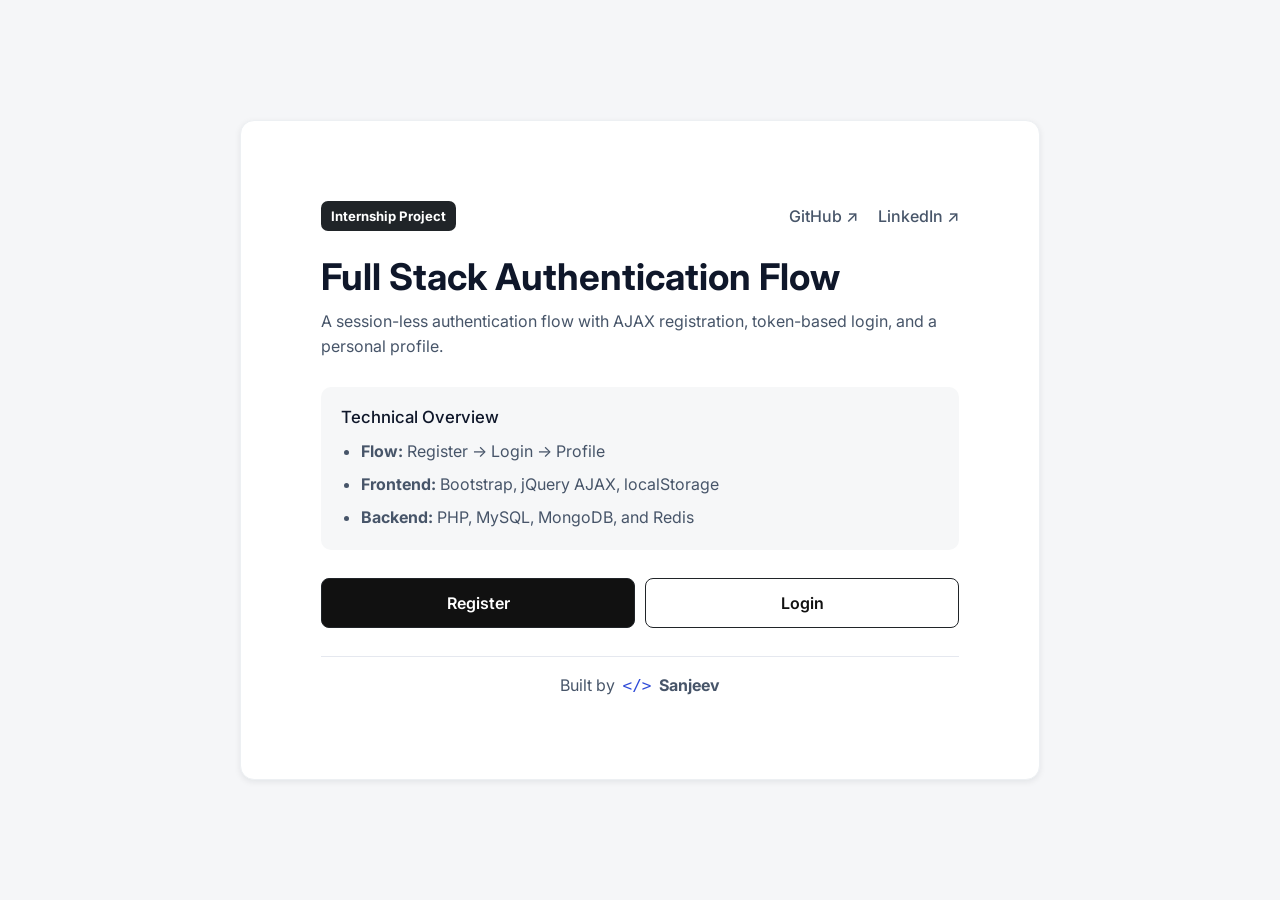
<file: index.html>
<!DOCTYPE html>
<html lang="en">
<head>
    <meta charset="UTF-8">
    <meta name="viewport" content="width=device-width, initial-scale=1.0">
    <title>Internship Project</title>

    <link
        href="https://cdn.jsdelivr.net/npm/bootstrap@5.3.3/dist/css/bootstrap.min.css"
        rel="stylesheet"
    >
    <link rel="preconnect" href="https://fonts.googleapis.com">
    <link rel="preconnect" href="https://fonts.gstatic.com" crossorigin>
    <link
        href="https://fonts.googleapis.com/css2?family=Inter:wght@400;500;600;700;800&display=swap"
        rel="stylesheet"
    >
    <link rel="stylesheet" href="css/style.css">
</head>
<body class="landing-body">
    <main class="landing-card">
        <div class="landing-top">
            <span class="landing-badge">Internship Project</span>

            <nav class="landing-socials" aria-label="Social profiles">
                <a href="https://github.com/SanjeevSB78"
                   target="_blank" rel="noopener noreferrer">GitHub ↗</a>
                <a href="https://www.linkedin.com/in/sanjeev-sb-b49b4831a/"
                   target="_blank" rel="noopener noreferrer">LinkedIn ↗</a>
            </nav>
        </div>

        <h1>Full Stack Authentication Flow</h1>
        <p class="landing-intro">
            A session-less authentication flow with AJAX registration,
            token-based login, and a personal profile.
        </p>

        <section class="technical-overview">
            <h2>Technical Overview</h2>
            <ul>
                <li><strong>Flow:</strong> Register → Login → Profile</li>
                <li><strong>Frontend:</strong> Bootstrap, jQuery AJAX, localStorage</li>
                <li><strong>Backend:</strong> PHP, MySQL, MongoDB, and Redis</li>
            </ul>
        </section>

        <div class="landing-actions">
            <a class="landing-button landing-button-primary" href="register.html">
                Register
            </a>
            <a class="landing-button landing-button-secondary" href="login.html">
                Login
            </a>
        </div>

        <footer class="landing-credit">
            Built by <span class="code-mark">&lt;/&gt;</span>
            <strong>Sanjeev</strong>
        </footer>
    </main>
</body>
</html>
</file>
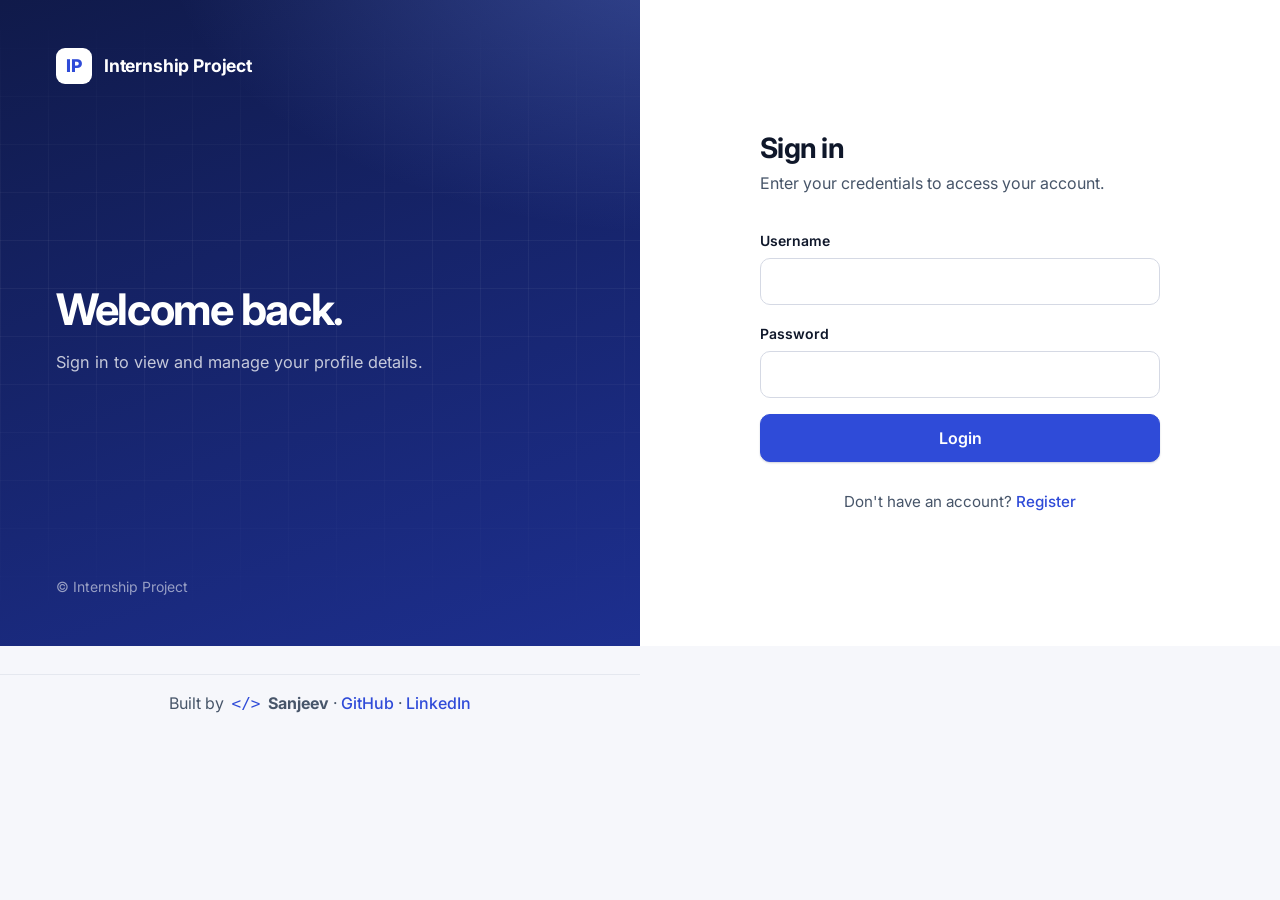
<file: login.html>
<!DOCTYPE html>
<html lang="en">

<head>
    <meta charset="UTF-8">
    <meta name="viewport" content="width=device-width, initial-scale=1.0">

    <title>Login</title>

    <link
        href="https://cdn.jsdelivr.net/npm/bootstrap@5.3.3/dist/css/bootstrap.min.css"
        rel="stylesheet"
    >
    <link rel="preconnect" href="https://fonts.googleapis.com">
    <link rel="preconnect" href="https://fonts.gstatic.com" crossorigin>
    <link href="https://fonts.googleapis.com/css2?family=Inter:wght@400;500;600;700;800&display=swap" rel="stylesheet">
    <link rel="stylesheet" href="css/style.css">
</head>

<body>

    <div class="auth-shell">
        <aside class="auth-aside">
            <a href="index.html" class="brand"><span class="brand-mark">IP</span>Internship Project</a>
            <div>
                <h1>Welcome back.</h1>
                <p>Sign in to view and manage your profile details.</p>
            </div>
            <small>&copy; Internship Project</small>
        </aside>

        <main class="auth-main">
            <div class="auth-box">

                <h2>Sign in</h2>
                <p class="lead-text">Enter your credentials to access your account.</p>

                <div id="loginForm">

                    <div class="mb-3">
                        <label for="username" class="form-label">
                            Username
                        </label>

                        <input
                            type="text"
                            id="username"
                            class="form-control"
                            autocomplete="username"
                        >
                    </div>

                    <div class="mb-3">
                        <label for="password" class="form-label">
                            Password
                        </label>

                        <input
                            type="password"
                            id="password"
                            class="form-control"
                            autocomplete="current-password"
                        >
                    </div>

                    <button
                        type="button"
                        id="loginBtn"
                        class="btn btn-primary w-100"
                    >
                        Login
                    </button>

                </div>

                <div class="auth-alt">
                    <span>Don't have an account?</span>
                    <a href="register.html">Register</a>
                </div>

            </div>
        </main>
        <footer class="landing-credit">
    Built by <span class="code-mark">&lt;/&gt;</span>
    <strong>Sanjeev</strong>
    · <a href="https://github.com/SanjeevSB78"
         target="_blank" rel="noopener noreferrer">GitHub</a>
    · <a href="https://www.linkedin.com/in/sanjeev-sb-b49b4831a/"
         target="_blank" rel="noopener noreferrer">LinkedIn</a>
</footer>
    </div>

    <script src="https://code.jquery.com/jquery-3.7.1.min.js"></script>
    <script src="js/login.js"></script>

</body>

</html>
</file>
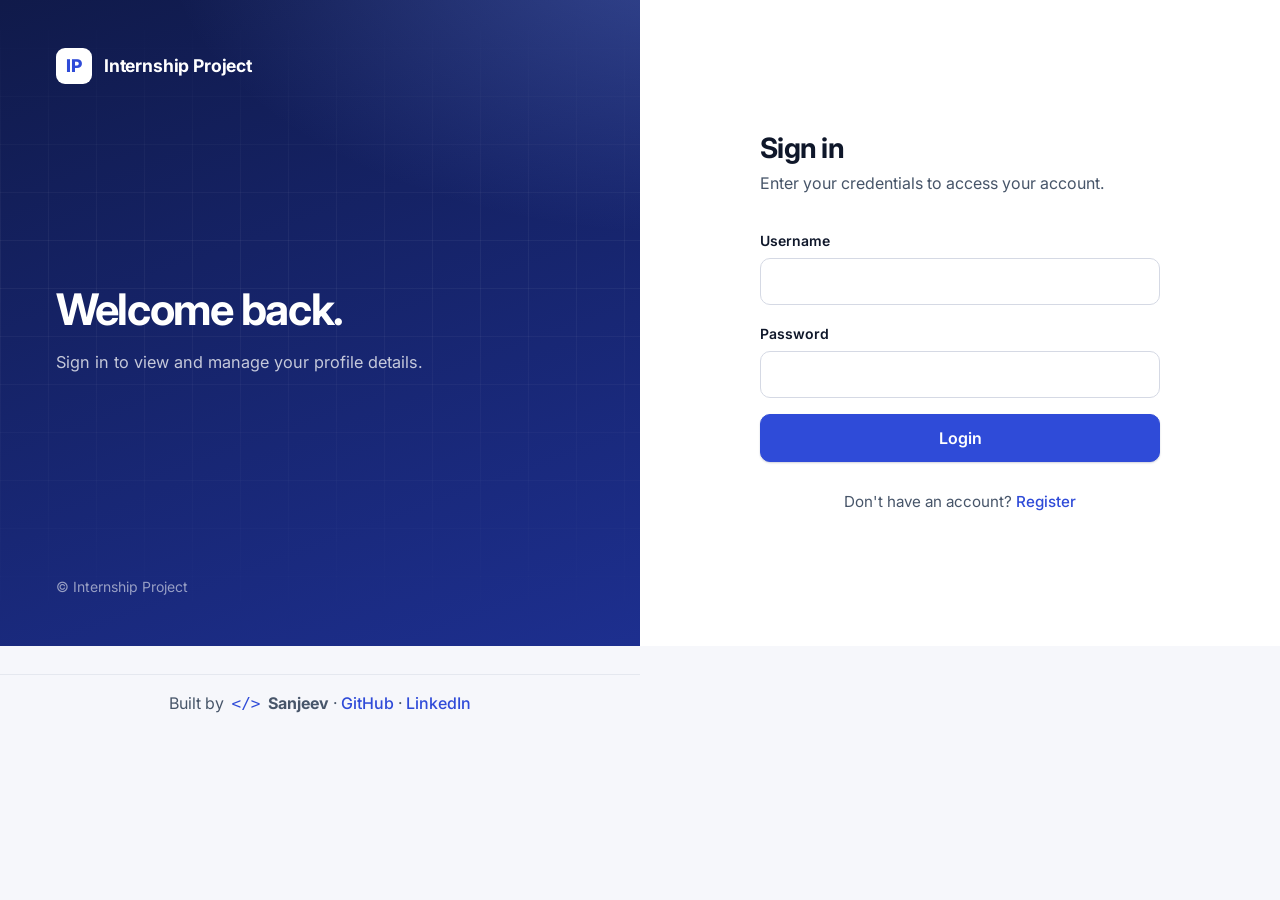
<file: profile.html>
<!DOCTYPE html>
<html lang="en">

<head>
    <meta charset="UTF-8">
    <meta name="viewport" content="width=device-width, initial-scale=1.0">

    <title>My Profile</title>

    <link
        href="https://cdn.jsdelivr.net/npm/bootstrap@5.3.3/dist/css/bootstrap.min.css"
        rel="stylesheet"
    >
    <link rel="preconnect" href="https://fonts.googleapis.com">
    <link rel="preconnect" href="https://fonts.gstatic.com" crossorigin>
    <link href="https://fonts.googleapis.com/css2?family=Inter:wght@400;500;600;700;800&display=swap" rel="stylesheet">
    <link rel="stylesheet" href="css/style.css">
</head>

<body>

    <header class="topbar">
        <div class="container">
            <a href="index.html" class="brand"><span class="brand-mark">IP</span>Internship Project</a>

            <button
                type="button"
                id="logoutBtn"
                class="btn btn-ghost"
            >
                Logout
            </button>
        </div>
    </header>

    <main class="container py-5">
        <div class="row justify-content-center">
            <div class="col-12 col-md-9 col-lg-6">

                <div class="page-head">
                    <h2>My profile</h2>
                    <p>Keep your personal details up to date.</p>
                </div>

                <div class="panel">
                    <div class="panel-head">
                        <h3>Personal details</h3>
                        <p>These details are saved to your account.</p>
                    </div>

                    <div class="panel-body">

                        <div id="profileForm">

                            <div class="mb-3">
                                <label for="age" class="form-label">
                                    Age
                                </label>

                                <input
                                    type="number"
                                    id="age"
                                    class="form-control"
                                    min="1"
                                    max="120"
                                >
                            </div>

                            <div class="mb-3">
                                <label for="dob" class="form-label">
                                    Date of Birth
                                </label>

                                <input
                                    type="date"
                                    id="dob"
                                    class="form-control"
                                >
                            </div>

                            <div class="mb-3">
                                <label for="contact" class="form-label">
                                    Contact
                                </label>

                                <input
                                    type="text"
                                    id="contact"
                                    class="form-control"
                                >
                            </div>

                            <button
                                type="button"
                                id="saveProfileBtn"
                                class="btn btn-primary w-100"
                            >
                                Save Profile
                            </button>

                        </div>

                        <div
                            id="message"
                            class="alert alert-info mt-3 mb-0"
                            style="display: none;"
                        ></div>

                    </div>
                </div>

            </div>
        </div>
    </main>

    <footer class="landing-credit">
    Built by <span class="code-mark">&lt;/&gt;</span>
    <strong>Sanjeev</strong>
    · <a href="https://github.com/SanjeevSB78"
         target="_blank" rel="noopener noreferrer">GitHub</a>
    · <a href="https://www.linkedin.com/in/sanjeev-sb-b49b4831a/"
         target="_blank" rel="noopener noreferrer">LinkedIn</a>
</footer>

    <script src="https://code.jquery.com/jquery-3.7.1.min.js"></script>
    <script src="js/profile.js"></script>

</body>

</html>
</file>
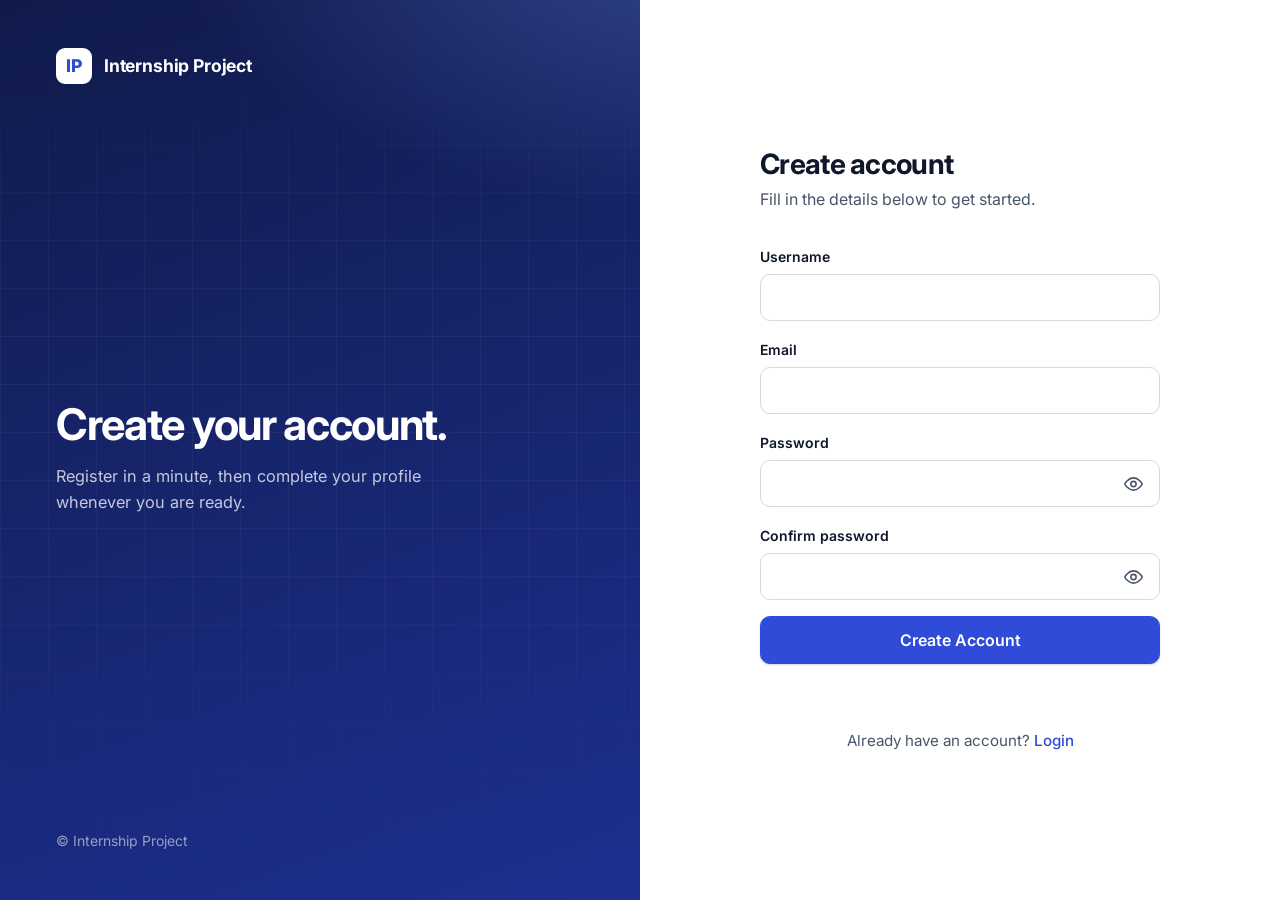
<file: register.html>
<!DOCTYPE html>
<html lang="en">
<head>
    <meta charset="UTF-8">
    <meta name="viewport" content="width=device-width, initial-scale=1.0">
    <title>Register</title>

    <link
        href="https://cdn.jsdelivr.net/npm/bootstrap@5.3.3/dist/css/bootstrap.min.css"
        rel="stylesheet"
    >
    <link rel="preconnect" href="https://fonts.googleapis.com">
    <link rel="preconnect" href="https://fonts.gstatic.com" crossorigin>
    <link
        href="https://fonts.googleapis.com/css2?family=Inter:wght@400;500;600;700;800&display=swap"
        rel="stylesheet"
    >
    <link rel="stylesheet" href="css/style.css">
</head>

<body>
    <div class="auth-shell">
        <aside class="auth-aside">
            <a href="index.html" class="brand">
                <span class="brand-mark">IP</span>Internship Project
            </a>

            <div>
                <h1>Create your account.</h1>
                <p>Register in a minute, then complete your profile whenever you are ready.</p>
            </div>

            <small>&copy; Internship Project</small>
        </aside>

        <main class="auth-main">
            <div class="auth-box">
                <h2>Create account</h2>
                <p class="lead-text">Fill in the details below to get started.</p>

                <div id="registerForm">
                    <div class="mb-3">
                        <label for="username" class="form-label">Username</label>
                        <input
                            type="text"
                            id="username"
                            name="username"
                            class="form-control"
                            autocomplete="username"
                            required
                        >
                    </div>

                    <div class="mb-3">
                        <label for="email" class="form-label">Email</label>
                        <input
                            type="email"
                            id="email"
                            name="email"
                            class="form-control"
                            autocomplete="email"
                            required
                        >
                    </div>

                    <div class="mb-3">
                        <label for="password" class="form-label">Password</label>
                        <div class="password-wrap">
                            <input
                                type="password"
                                id="password"
                                name="password"
                                class="form-control"
                                autocomplete="new-password"
                                required
                            >
                            <button
                                type="button"
                                class="password-toggle"
                                data-target="password"
                                aria-label="Show password"
                                aria-pressed="false"
                            >
                                <svg class="eye-open" viewBox="0 0 24 24" aria-hidden="true">
                                    <path d="M2 12s3.5-7 10-7 10 7 10 7-3.5 7-10 7-10-7-10-7Z"/>
                                    <circle cx="12" cy="12" r="3"/>
                                </svg>
                                <svg class="eye-closed" viewBox="0 0 24 24" aria-hidden="true" hidden>
                                    <path d="M3 3l18 18M10.6 10.6a2 2 0 0 0 2.8 2.8"/>
                                    <path d="M9.9 5.2A10.8 10.8 0 0 1 12 5c6.5 0 10 7 10 7a14 14 0 0 1-3.1 3.9M6.2 6.2C3.5 8.1 2 12 2 12s3.5 7 10 7a10 10 0 0 0 4-.8"/>
                                </svg>
                            </button>
                        </div>
                    </div>

                    <div class="mb-3">
                        <label for="confirmPassword" class="form-label">Confirm password</label>
                        <div class="password-wrap">
                            <input
                                type="password"
                                id="confirmPassword"
                                name="confirmPassword"
                                class="form-control"
                                autocomplete="new-password"
                                required
                            >
                            <button
                                type="button"
                                class="password-toggle"
                                data-target="confirmPassword"
                                aria-label="Show confirm password"
                                aria-pressed="false"
                            >
                                <svg class="eye-open" viewBox="0 0 24 24" aria-hidden="true">
                                    <path d="M2 12s3.5-7 10-7 10 7 10 7-3.5 7-10 7-10-7-10-7Z"/>
                                    <circle cx="12" cy="12" r="3"/>
                                </svg>
                                <svg class="eye-closed" viewBox="0 0 24 24" aria-hidden="true" hidden>
                                    <path d="M3 3l18 18M10.6 10.6a2 2 0 0 0 2.8 2.8"/>
                                    <path d="M9.9 5.2A10.8 10.8 0 0 1 12 5c6.5 0 10 7 10 7a14 14 0 0 1-3.1 3.9M6.2 6.2C3.5 8.1 2 12 2 12s3.5 7 10 7a10 10 0 0 0 4-.8"/>
                                </svg>
                            </button>
                        </div>
                    </div>

                    <button
                        type="button"
                        id="registerBtn"
                        class="btn btn-primary w-100"
                    >
                        Create Account
                    </button>
                </div>

                <p id="message" class="text-center mt-3 mb-0" aria-live="polite"></p>

                <div class="auth-alt">
                    <span>Already have an account?</span>
                    <a href="login.html">Login</a>
                </div>
            </div>
        </main>
    </div>

    <script src="https://code.jquery.com/jquery-3.7.1.min.js"></script>
    <script src="js/register.js"></script>
</body>
</html>
</file>
<file: css/style.css>
/* ==========================================================================
   Design tokens
   ========================================================================== */
:root {
    --ink: #0f172a;
    --ink-soft: #475569;
    --ink-faint: #94a3b8;
    --surface: #ffffff;
    --canvas: #f6f7fb;
    --line: #e5e8ef;
    --brand: #2f4bd8;
    --brand-dark: #2238b0;
    --brand-tint: #eef1fd;
    --panel-a: #101a4a;
    --panel-b: #1d2f8f;
    --ok: #157347;
    --ok-tint: #e8f6ee;
    --bad: #b42318;
    --bad-tint: #fdecea;
    --radius: 10px;
    --font: "Inter", system-ui, -apple-system, "Segoe UI", Roboto, sans-serif;
}

/* ==========================================================================
   Base
   ========================================================================== */
body {
    font-family: var(--font);
    background: var(--canvas);
    color: var(--ink);
    -webkit-font-smoothing: antialiased;
    line-height: 1.55;
}

a {
    color: var(--brand);
    font-weight: 500;
    text-decoration: none;
}

a:hover {
    color: var(--brand-dark);
    text-decoration: underline;
}

:focus-visible {
    outline: 3px solid rgba(47, 75, 216, .35);
    outline-offset: 2px;
}

/* ==========================================================================
   Auth pages: split layout (login / register)
   ========================================================================== */
.auth-shell {
    display: grid;
    grid-template-columns: minmax(0, 1fr) minmax(0, 1fr);
    min-height: 100vh;
}

.auth-aside {
    position: relative;
    display: flex;
    flex-direction: column;
    justify-content: space-between;
    padding: 48px 56px;
    color: #fff;
    background:
        radial-gradient(900px 500px at 110% -10%, rgba(120, 150, 255, .35), transparent 60%),
        linear-gradient(160deg, var(--panel-a), var(--panel-b));
    overflow: hidden;
}

.auth-aside::after {
    content: "";
    position: absolute;
    inset: 0;
    background-image: linear-gradient(rgba(255, 255, 255, .05) 1px, transparent 1px),
                      linear-gradient(90deg, rgba(255, 255, 255, .05) 1px, transparent 1px);
    background-size: 48px 48px;
    mask-image: linear-gradient(to bottom, transparent, #000 40%, transparent);
    -webkit-mask-image: linear-gradient(to bottom, transparent, #000 40%, transparent);
    pointer-events: none;
}

.auth-aside > * {
    position: relative;
    z-index: 1;
}

.brand {
    display: inline-flex;
    align-items: center;
    gap: 12px;
    font-weight: 700;
    font-size: 1.1rem;
    letter-spacing: -.01em;
    color: inherit;
}

.brand-mark {
    display: grid;
    place-items: center;
    width: 36px;
    height: 36px;
    border-radius: 9px;
    background: #fff;
    color: var(--brand);
    font-weight: 800;
}

.auth-aside h1 {
    max-width: 14ch;
    margin: 0 0 16px;
    font-size: clamp(2rem, 3.4vw, 2.9rem);
    font-weight: 700;
    line-height: 1.12;
    letter-spacing: -.03em;
}

.auth-aside p {
    max-width: 42ch;
    margin: 0;
    color: rgba(255, 255, 255, .75);
    font-size: 1.02rem;
}

.auth-aside small {
    color: rgba(255, 255, 255, .55);
}

.auth-main {
    display: flex;
    align-items: center;
    justify-content: center;
    padding: 40px 24px;
    background: var(--surface);
}

.auth-box {
    width: 100%;
    max-width: 400px;
}

.auth-box h2 {
    margin: 0 0 6px;
    font-size: 1.75rem;
    font-weight: 700;
    letter-spacing: -.025em;
}

.auth-box .lead-text {
    margin: 0 0 32px;
    color: var(--ink-soft);
}

.auth-alt {
    margin-top: 28px;
    text-align: center;
    color: var(--ink-soft);
    font-size: .95rem;
}

/* ==========================================================================
   Forms
   ========================================================================== */
.form-label {
    margin-bottom: 6px;
    font-size: .875rem;
    font-weight: 600;
    color: var(--ink);
}

.form-control {
    padding: 11px 14px;
    font-size: .975rem;
    color: var(--ink);
    background: var(--surface);
    border: 1px solid #d5d9e4;
    border-radius: var(--radius);
    transition: border-color .15s, box-shadow .15s;
}

.form-control:hover {
    border-color: #b8bfd0;
}

.form-control:focus {
    border-color: var(--brand);
    box-shadow: 0 0 0 4px rgba(47, 75, 216, .14);
}

.btn {
    padding: 11px 18px;
    font-weight: 600;
    border-radius: var(--radius);
    transition: background .15s, border-color .15s, box-shadow .15s;
}

.btn-primary {
    --bs-btn-bg: var(--brand);
    --bs-btn-border-color: var(--brand);
    --bs-btn-hover-bg: var(--brand-dark);
    --bs-btn-hover-border-color: var(--brand-dark);
    --bs-btn-active-bg: var(--brand-dark);
    --bs-btn-active-border-color: var(--brand-dark);
    --bs-btn-focus-shadow-rgb: 47, 75, 216;
    box-shadow: 0 1px 2px rgba(16, 26, 74, .2);
}

/* Register-page inline message */
#message:not(.alert) {
    min-height: 1.4em;
    font-size: .9rem;
    font-weight: 500;
    color: var(--brand);
}

/* ==========================================================================
   Profile page
   ========================================================================== */
.topbar {
    position: sticky;
    top: 0;
    z-index: 10;
    background: rgba(255, 255, 255, .92);
    backdrop-filter: blur(8px);
    -webkit-backdrop-filter: blur(8px);
    border-bottom: 1px solid var(--line);
}

.topbar .container {
    display: flex;
    align-items: center;
    justify-content: space-between;
    height: 64px;
}

.topbar .brand {
    color: var(--ink);
}

.topbar .brand-mark {
    background: var(--brand);
    color: #fff;
}

.btn-ghost {
    padding: 8px 16px;
    font-size: .9rem;
    color: var(--ink);
    background: transparent;
    border: 1px solid #d5d9e4;
}

.btn-ghost:hover {
    color: var(--ink);
    background: var(--canvas);
    border-color: #b8bfd0;
}

.page-head {
    margin-bottom: 28px;
}

.page-head h2 {
    margin: 0 0 4px;
    font-size: 1.75rem;
    font-weight: 700;
    letter-spacing: -.025em;
}

.page-head p {
    margin: 0;
    color: var(--ink-soft);
}

.panel {
    background: var(--surface);
    border: 1px solid var(--line);
    border-radius: 14px;
    box-shadow: 0 1px 2px rgba(15, 23, 42, .04), 0 12px 32px -16px rgba(15, 23, 42, .12);
}

.panel-head {
    padding: 20px 28px;
    border-bottom: 1px solid var(--line);
}

.panel-head h3 {
    margin: 0;
    font-size: 1.05rem;
    font-weight: 600;
}

.panel-head p {
    margin: 2px 0 0;
    font-size: .9rem;
    color: var(--ink-soft);
}

.panel-body {
    padding: 28px;
}

/* Status message (kept compatible with the Bootstrap alert classes the script toggles) */
.alert {
    padding: 12px 16px;
    font-size: .92rem;
    font-weight: 500;
    border: 1px solid transparent;
    border-radius: var(--radius);
}

.alert-info {
    color: var(--brand-dark);
    background: var(--brand-tint);
    border-color: #d5dcfa;
}

.alert-success {
    color: var(--ok);
    background: var(--ok-tint);
    border-color: #c4e6d3;
}

.alert-danger {
    color: var(--bad);
    background: var(--bad-tint);
    border-color: #f6cbc6;
}

/* ==========================================================================
   Responsive
   ========================================================================== */
@media (max-width: 900px) {
    .auth-shell {
        grid-template-columns: 1fr;
    }

    .auth-aside {
        padding: 28px 24px;
        gap: 28px;
    }

    .auth-aside h1 {
        max-width: none;
        font-size: 1.7rem;
    }

    .auth-aside small {
        display: none;
    }

    .auth-main {
        align-items: flex-start;
        padding: 36px 20px 48px;
    }
}

@media (max-width: 576px) {
    .panel-head,
    .panel-body {
        padding: 20px;
    }
}

@media (prefers-reduced-motion: reduce) {
    * {
        transition: none !important;
    }
}
/* Landing page */
.landing-body {
    min-height: 100vh;
    display: grid;
    place-items: center;
    padding: 28px 16px;
    background: #f5f6f8;
}

.landing-card {
    width: min(100%, 800px);
    padding: clamp(28px, 7vw, 80px);
    background: #fff;
    border: 1px solid #edf0f3;
    border-radius: 14px;
    box-shadow: 0 2px 6px rgba(15, 23, 42, .08);
}

.landing-top {
    display: flex;
    align-items: center;
    justify-content: space-between;
    gap: 20px;
    margin-bottom: 24px;
}

.landing-badge {
    padding: 5px 10px;
    border-radius: 7px;
    background: #202428;
    color: #fff;
    font-size: .82rem;
    font-weight: 700;
}

.landing-socials {
    display: flex;
    gap: 20px;
}

.landing-socials a {
    color: var(--ink-soft);
}

.landing-card h1 {
    margin: 0 0 10px;
    font-size: clamp(1.8rem, 5vw, 2.3rem);
    font-weight: 700;
}

.landing-intro {
    margin-bottom: 28px;
    color: var(--ink-soft);
}

.technical-overview {
    margin-bottom: 28px;
    padding: 20px;
    border-radius: 10px;
    background: #f6f7f8;
}

.technical-overview h2 {
    margin-bottom: 12px;
    font-size: 1.05rem;
}

.technical-overview ul {
    display: grid;
    gap: 8px;
    margin: 0;
    padding-left: 20px;
    color: var(--ink-soft);
}

.landing-actions {
    display: grid;
    grid-template-columns: 1fr 1fr;
    gap: 10px;
}

.landing-button {
    display: block;
    padding: 12px 18px;
    border: 1px solid #202428;
    border-radius: 8px;
    text-align: center;
    font-weight: 600;
}

.landing-button-primary {
    background: #111;
    color: #fff;
}

.landing-button-primary:hover {
    background: #30343a;
    color: #fff;
}

.landing-button-secondary {
    background: #fff;
    color: #111;
}

.landing-button-secondary:hover {
    background: #f5f6f8;
    color: #111;
}

.landing-credit {
    margin-top: 28px;
    padding-top: 16px;
    border-top: 1px solid var(--line);
    color: var(--ink-soft);
    text-align: center;
}

.code-mark {
    margin: 0 4px;
    color: var(--brand);
    font-family: monospace;
}

@media (max-width: 520px) {
    .landing-top {
        align-items: flex-start;
        flex-direction: column;
    }

    .landing-actions {
        grid-template-columns: 1fr;
    }
}
.password-wrap {
    position: relative;
}

.password-wrap .form-control {
    padding-right: 48px;
}

.password-toggle {
    position: absolute;
    top: 50%;
    right: 12px;
    display: grid;
    place-items: center;
    padding: 4px;
    border: 0;
    background: transparent;
    color: var(--ink-soft);
    cursor: pointer;
    transform: translateY(-50%);
}

.password-toggle:hover {
    color: var(--brand);
}

.password-toggle svg {
    width: 21px;
    height: 21px;
    fill: none;
    stroke: currentColor;
    stroke-width: 1.8;
    stroke-linecap: round;
    stroke-linejoin: round;
}
</file>
